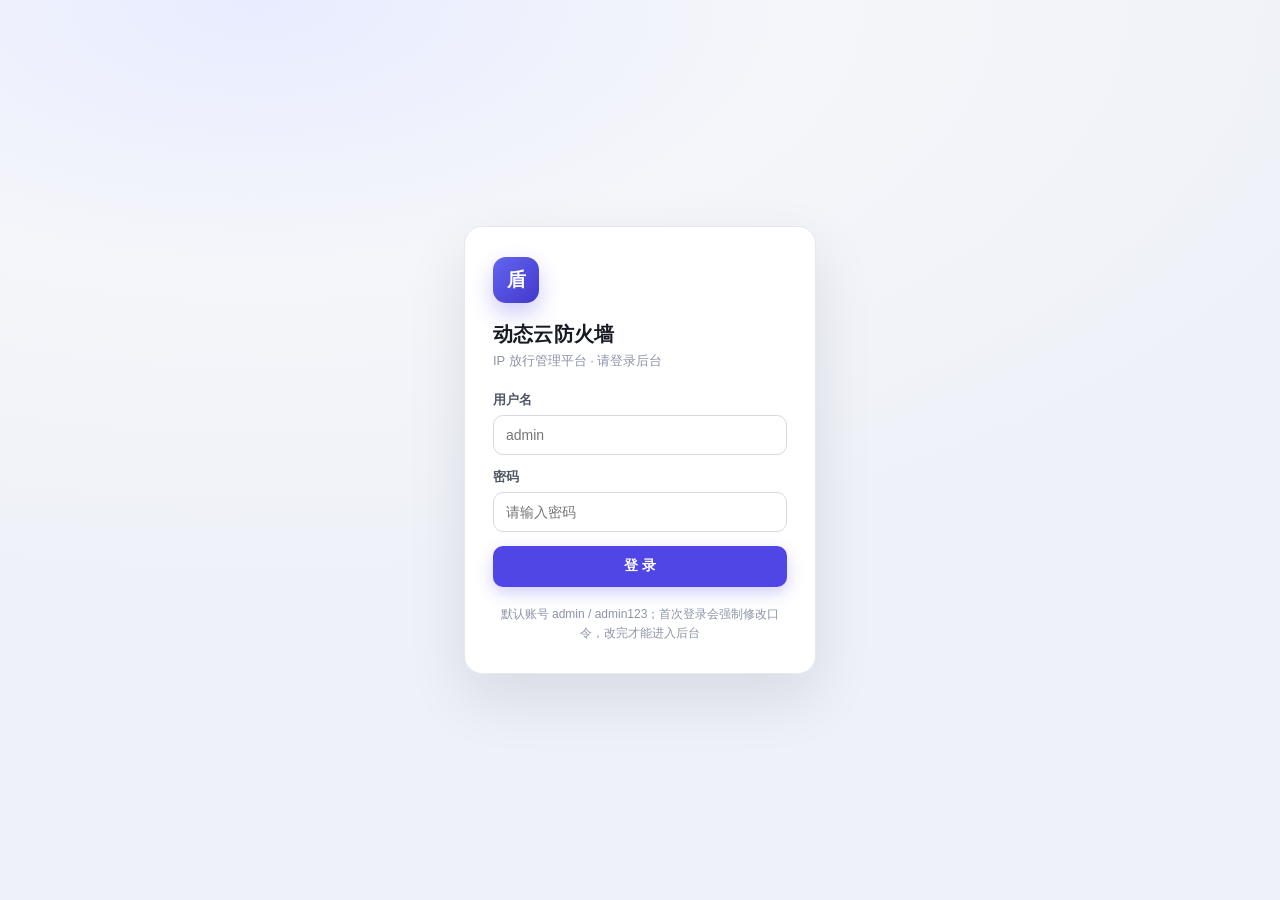
<file: app/static/login.html>
<!DOCTYPE html>
<html lang="zh-CN">
<head>
<meta charset="UTF-8">
<meta name="viewport" content="width=device-width, initial-scale=1.0">
<title>登录 · 动态云防火墙</title>
<link rel="manifest" href="/static/manifest.webmanifest">
<meta name="theme-color" content="#4f46e5">
<link rel="apple-touch-icon" href="/static/icon-180.png">
<link rel="icon" type="image/png" href="/static/icon-192.png">
<style>
  * { box-sizing: border-box; }
  body {
    margin: 0; min-height: 100vh; min-height: 100dvh; display: grid; place-items: center;
    font-family: -apple-system, BlinkMacSystemFont, "Segoe UI", "PingFang SC", "Microsoft YaHei", sans-serif;
    background: radial-gradient(1200px 600px at 20% 0%, #e8ecff 0%, #f5f6fa 45%, #eef1f8 100%);
    color: #171a23;
    padding: 0;
  }
  .wrap { width: 100%; max-width: 400px; padding: 24px; }
  .card {
    background: #fff; border: 1px solid #e6e8ef; border-radius: 18px;
    box-shadow: 0 24px 60px rgba(16,24,40,.10); padding: 30px 28px;
  }
  .mark {
    width: 46px; height: 46px; border-radius: 13px; display: grid; place-items: center;
    background: linear-gradient(135deg, #6366f1, #4338ca); color: #fff; font-weight: 700;
    font-size: 19px; box-shadow: 0 10px 22px rgba(79,70,229,.28); margin-bottom: 18px;
  }
  h1 { font-size: 20px; margin: 0 0 4px; letter-spacing: .2px; }
  p.sub { margin: 0 0 22px; color: #8b93a7; font-size: 13px; }
  label { display: block; font-size: 12.5px; font-weight: 600; color: #4b5563; margin: 0 0 6px; }
  input {
    width: 100%; height: 40px; padding: 0 12px; margin-bottom: 14px;
    border: 1px solid #d6d9e4; border-radius: 10px; font-size: 14px; font-family: inherit;
    transition: border-color .15s, box-shadow .15s;
  }
  input:focus { outline: none; border-color: #4f46e5; box-shadow: 0 0 0 3px rgba(79,70,229,.12); }
  button {
    width: 100%; height: 41px; border: none; border-radius: 10px; cursor: pointer;
    background: #4f46e5; color: #fff; font-size: 14px; font-weight: 600; font-family: inherit;
    box-shadow: 0 6px 16px rgba(79,70,229,.26); transition: background .15s;
  }
  button:hover { background: #4338ca; }
  button:disabled { opacity: .6; cursor: not-allowed; }
  .err {
    background: #fdecec; color: #e02424; border: 1px solid #f6d5d5; border-radius: 9px;
    padding: 9px 12px; font-size: 12.5px; margin-bottom: 14px; display: none;
  }
  .tip { margin-top: 18px; font-size: 12px; color: #8b93a7; line-height: 1.6; text-align: center; }

  /* 手机端：避免 iOS 聚焦输入框时自动放大页面 */
  @media (max-width: 640px) {
    .wrap { padding: 16px; }
    .card { padding: 24px 20px; border-radius: 16px; }
    input { font-size: 16px; height: 44px; }
    button { height: 44px; }
    h1 { font-size: 19px; }
  }

  /* 跟随系统暗色 */
  @media (prefers-color-scheme: dark) {
    body {
      background: radial-gradient(1200px 600px at 20% 0%, #1a1f34 0%, #0d1117 45%, #0b0f15 100%);
      color: #e7ecf5;
    }
    .card { background: #161c26; border-color: #24303f; box-shadow: 0 24px 60px rgba(0,0,0,.5); }
    label { color: #b6c0d1; }
    input {
      background: #111823; border-color: #334154; color: #e7ecf5;
    }
    input::placeholder { color: #6b7688; }
    input:focus { border-color: #7b74ff; box-shadow: 0 0 0 3px rgba(123,116,255,.18); }
    p.sub, .tip { color: #8b95a8; }
    .err { background: #3a1c1f; border-color: #5a262b; color: #f87171; }
  }
</style>
</head>
<body>
<div class="wrap">
  <div class="card">
    <div class="mark">盾</div>
    <h1>动态云防火墙</h1>
    <p class="sub">IP 放行管理平台 · 请登录后台</p>
    <div class="err" id="err"></div>
    <form id="login-form">
      <label for="username">用户名</label>
      <input id="username" name="username" autocomplete="username" placeholder="admin" required>
      <label for="password">密码</label>
      <input id="password" name="password" type="password" autocomplete="current-password" placeholder="请输入密码" required>
      <div id="otp-wrap" style="display:none">
        <label for="otp">动态口令（2FA）</label>
        <input id="otp" name="otp" inputmode="numeric" maxlength="6" autocomplete="one-time-code" placeholder="6 位动态口令">
      </div>
      <button type="submit" id="submit-btn">登 录</button>
    </form>
    <div class="tip">默认账号 admin / admin123；首次登录会强制修改口令，改完才能进入后台</div>
  </div>
</div>

<script>
const form = document.getElementById('login-form');
const err = document.getElementById('err');
const btn = document.getElementById('submit-btn');
const otpWrap = document.getElementById('otp-wrap');
const otpInput = document.getElementById('otp');

form.addEventListener('submit', async (e) => {
  e.preventDefault();
  err.style.display = 'none';
  btn.disabled = true;
  btn.textContent = '登录中…';
  try {
    const resp = await fetch('/api/login', {
      method: 'POST',
      headers: { 'Content-Type': 'application/json' },
      body: JSON.stringify({
        username: document.getElementById('username').value.trim(),
        password: document.getElementById('password').value,
        otp: otpWrap.style.display !== 'none' ? otpInput.value.trim() : '',
      }),
    });
    const data = await resp.json();
    if (resp.ok && data.ok) {
      location.href = '/';
      return;
    }
    // 服务端要求动态口令：展开输入框，提示用户补充
    if (data.code === 'TOTP_REQUIRED') {
      otpWrap.style.display = 'block';
      otpInput.focus();
      err.textContent = data.message || '请输入动态口令';
      err.style.display = 'block';
      btn.disabled = false;
      btn.textContent = '登 录';
      return;
    }
    throw new Error(data.message || '登录失败');
  } catch (e2) {
    err.textContent = e2.message;
    err.style.display = 'block';
    btn.disabled = false;
    btn.textContent = '登 录';
  }
});
</script>
</body>
</html>
</file>
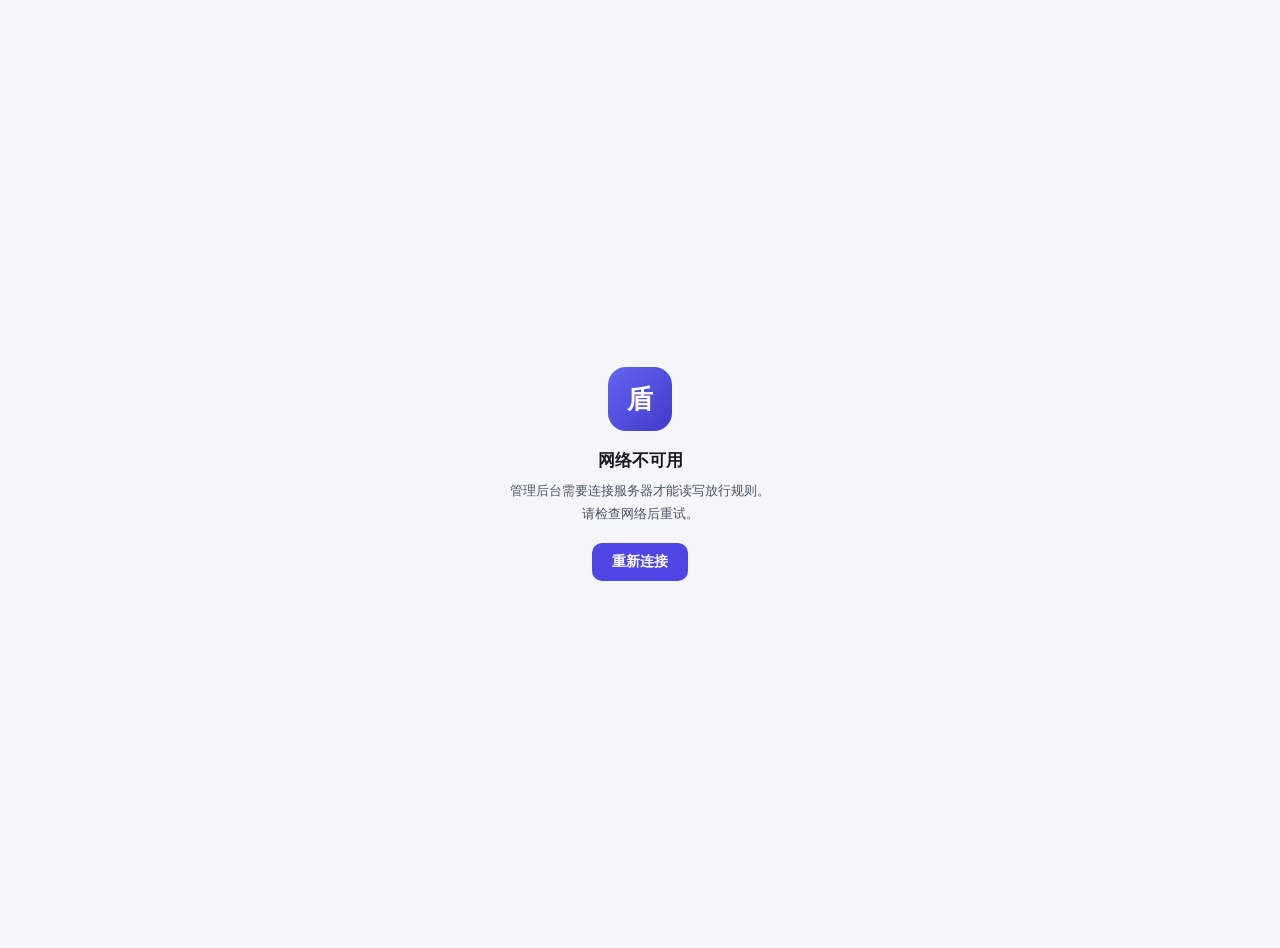
<file: app/static/offline.html>
<!DOCTYPE html>
<html lang="zh-CN">
<head>
<meta charset="UTF-8">
<meta name="viewport" content="width=device-width, initial-scale=1.0">
<title>离线 · 动态云防火墙</title>
<style>
  :root { color-scheme: light dark; }
  body {
    margin: 0; min-height: 100dvh; display: flex; align-items: center; justify-content: center;
    font-family: -apple-system, BlinkMacSystemFont, "Segoe UI", "PingFang SC", "Microsoft YaHei", sans-serif;
    background: #f5f6fa; color: #171a23; padding: 24px;
  }
  .box { text-align: center; max-width: 340px; }
  .mark {
    width: 64px; height: 64px; margin: 0 auto 18px; border-radius: 18px;
    background: linear-gradient(135deg, #6366f1, #4338ca); color: #fff;
    display: flex; align-items: center; justify-content: center; font-size: 26px; font-weight: 700;
  }
  h1 { font-size: 17px; margin: 0 0 8px; }
  p { font-size: 13px; line-height: 1.7; color: #4b5563; margin: 0 0 18px; }
  button {
    height: 38px; padding: 0 20px; border-radius: 10px; border: none; cursor: pointer;
    background: #4f46e5; color: #fff; font-size: 13.5px; font-weight: 600;
  }
  @media (prefers-color-scheme: dark) {
    body { background: #0d1117; color: #e7ecf5; }
    p { color: #b6c0d1; }
  }
</style>
</head>
<body>
  <div class="box">
    <div class="mark">盾</div>
    <h1>网络不可用</h1>
    <p>管理后台需要连接服务器才能读写放行规则。<br>请检查网络后重试。</p>
    <button onclick="location.replace('/')">重新连接</button>
  </div>
</body>
</html>
</file>
